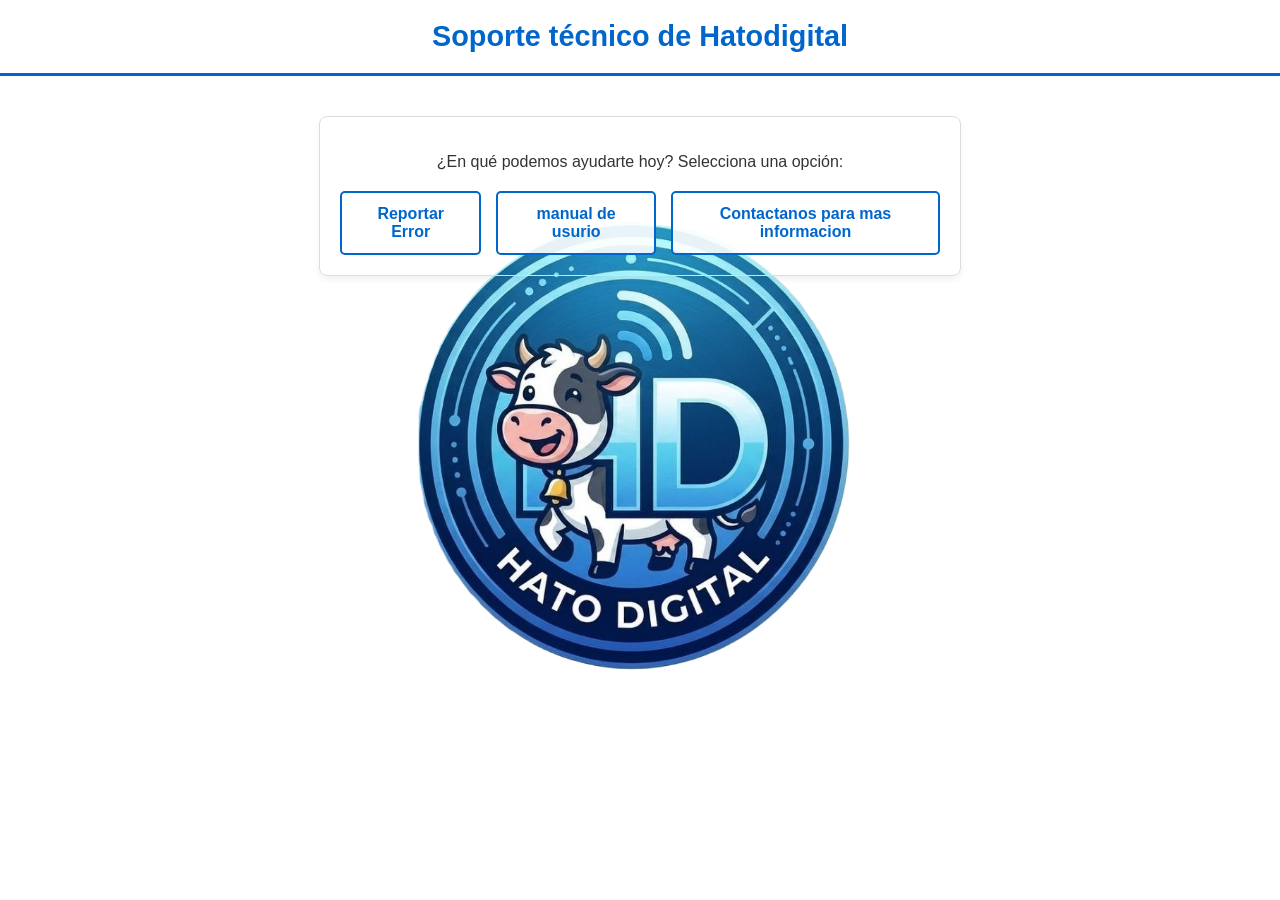
<file: index.html>
<!DOCTYPE html>
<html lang="es">
<head>
    <link rel="icon" href="logo3.png">
</head>
<head>
    <meta charset="UTF-8">
    <meta name="viewport" content="width=device-width, initial-scale=1.0">
    <title>Soporte técnico de Hatodigital</title>
    <link rel="stylesheet" href="style.css">
    
    <style>
        :root {
            --primary-blue: #0066cc;
            --light-blue: #e6f0fa;
            --dark-gray: #333333;
            --border-color: #dddddd;
        }

        body {
            font-family: 'Segoe UI', Tahoma, Geneva, Verdana, sans-serif;
            background-color: #ffffff;
            color: var(--dark-gray);
            margin: 0;
            padding: 0;
            display: flex;
            flex-direction: column;
            align-items: center;
            min-height: 100vh;
        }

        header {
            width: 100%;
            text-align: center;
            padding: 20px 0;
            border-bottom: 3px solid var(--primary-blue);
            background-color: #ffffff;
        }

        h1 {
            margin: 0;
            color: var(--primary-blue);
            font-size: 1.8rem;
        }

        .container {
            max-width: 600px;
            width: 90%;
            margin-top: 40px;
            padding: 20px;
            border: 1px solid var(--border-color);
            border-radius: 8px;
            box-shadow: 0 4px 6px rgba(0,0,0,0.05);
        }

        .section {
            display: none;
        }

        .active {
            display: block;
        }

        .btn-group {
            display: flex;
            gap: 15px;
            justify-content: center;
            margin-top: 20px;
        }

        button, .btn-link {
            background-color: #ffffffe4;
            color: var(--primary-blue);
            border: 2px solid var(--primary-blue);
            padding: 12px 24px;
            font-size: 1rem;
            font-weight: bold;
            border-radius: 5px;
            cursor: pointer;
            transition: all 0.3s ease;
            text-decoration: none;
            display: inline-block;
            text-align: center;
        }

        button:hover, .btn-link:hover {
            background-color: var(--primary-blue);
            color: #ffffff;
        }

        .btn-secondary {
            border-color: #666;
            color: #666;
            margin-top: 15px;
        }

        .btn-secondary:hover {
            background-color: #666;
            color: #fff;
        }

        textarea {
            width: 100%;
            height: 120px;
            padding: 10px;
            border: 2px solid var(--primary-blue);
            border-radius: 5px;
            resize: vertical;
            box-sizing: border-box;
            margin-bottom: 15px;
            font-family: inherit;
        }

        .card-panel {
            border-left: 4px solid var(--primary-blue);
            background-color: var(--light-blue);
            padding: 15px;
            margin-top: 15px;
            border-radius: 0 5px 5px 0;
        }

        .hidden-panel {
            background-color: #f9f9f9;
            border: 1px dashed red;
            padding: 15px;
            margin-top: 20px;
            border-radius: 5px;
        }
    </style>
</head>
<body>

    <header>
        <h1>Soporte técnico de Hatodigital</h1>
    </header>

    <div class="container">
        
        <div id="menu-principal" class="section active">
            <p style="text-align: center;">¿En qué podemos ayudarte hoy? Selecciona una opción:</p>
            <div class="btn-group">
                <button onclick="navegar('seccion-error')">Reportar Error</button>
                <button onclick="navegar('seccion-ayuda')">manual de usurio</button>
                <button onclick="navegar('seccion-contacto')">Contactanos para mas informacion</button>
            </div>
        </div>

        <div id="seccion-error" class="section">
            <h2>Reportar un Error</h2>
            <p>Describe el problema detalladamente para que podamos solucionarlo:</p>
            <form id="form-error" onsubmit="enviarError(event)">
                <textarea id="descripcion-error" placeholder="Ej: La app no hace nada al pisar el boton (****)..." required></textarea>
                <div class="btn-group">
                    <button type="submit">Enviar Reporte</button>
                    <button type="button" class="btn-secondary" onclick="navegar('menu-principal')">Volver</button>
                </div>
            </form>
        </div>

        <div id="seccion-admin" class="section">
            <h2>Panel de Desarrolladores (Tú y tu compañero)</h2>
            <p><strong>Estado:</strong> Reporte recibido con éxito en la base de datos simulada.</p>
            <div class="hidden-panel">
                <h4>Último reporte entrante:</h4>
                <p id="log-error" style="font-style: italic; color: #d32f2f;"></p>
            </div>
            <button class="btn-secondary" onclick="navegar('menu-principal')">Volver al Inicio</button>
        </div>

        <div id="seccion-ayuda" class="section">
            <h2>Centro de Ayuda</h2>
            <p>Selecciona cómo deseas consultar el manual de usuario:</p>
            <div class="btn-group" style="flex-direction: column;">
                <a href="Manual de Usuario.pdf" download="Manual_Hatodigital.pdf" class="btn-link">Descargar Manual (PDF)</a>
                
                <button onclick="navegar('seccion-lectura')">Leer acá en la Web</button>
                
                <button class="btn-secondary" onclick="navegar('menu-principal')">Volver</button>
            </div>
        </div>

        <div id="seccion-lectura" class="section">
            <h2>Manual de Usuario - Lectura en Línea</h2>
            
            <iframe src="manualusurio.html" style="width: 100%; height: 60vh; border: 2px solid var(--primary-blue); border-radius: 5px; box-sizing: border-box; background-color: #ffffff;"></iframe>
            
            <button class="btn-secondary" style="margin-top: 15px;" onclick="navegar('seccion-ayuda')">Volver a Ayuda</button>
        </div>

        <div id="seccion-contacto" class="section">
    <h2>Contactos y Comunidad</h2>
    <div class="card-panel">
        <p style="margin-top: 0; font-weight: bold;">Únete a nuestros canales oficiales de Hatodigital para recibir soporte en tiempo real:</p>
        
        <div class="btn-group" style="flex-direction: column; gap: 12px; margin-top: 15px;">
            <a href="https://chat.whatsapp.com/J4WKsFtghCb3lqEnSKDJHx" target="_blank" class="btn-link" style="border-color: #25D366; color: #25D366;">
                Unirse al WhatsApp Oficial
            </a>
            
            <a href="https://discord.gg/K4GCZ94K" target="_blank" class="btn-link" style="border-color: #5865F2; color: #5865F2;">
                Unirse al Servidor de Discord
            </a>
        </div>

        <h3 style="margin-top: 25px;">¿Tienes problemas con la pantalla?</h3>
        <p>Si la pantalla se queda en blanco, verifica tu conexión a internet e intenta recargar la aplicación.</p>
    </div>
    
        <button class="btn-secondary" onclick="navegar('menu-principal')">Volver al Inicio</button>
    </div>

    </div>

    <script>
        // Función simple para cambiar entre secciones
        function navegar(idSeccion) {
            // Ocultar todas las secciones
            document.querySelectorAll('.section').forEach(seccion => {
                seccion.classList.remove('active');
            });
            // Mostrar la sección seleccionada
            document.getElementById(idSeccion).classList.add('active');
        }

        function enviarError(event) {
            event.preventDefault(); // Detiene por completo la redirección a Formspree

            const textoError = document.getElementById('descripcion-error').value;

            // Pega aquí TU enlace real de Formspree dentro de las comillas
            const urlFormspree = "https://formspree.io/f/xkoedjdj"; 

            // Creamos el JSON que Formspree exige
            const datosJSON = {
                descripcion: textoError
            };

            // Petición limpia por Fetch
            fetch(urlFormspree, {
                method: 'POST',
                body: JSON.stringify(datosJSON),
                headers: {
                    'Content-Type': 'application/json',
                    'Accept': 'application/json'
                }
            })
            .then(response => {
                if (response.ok) {
                    // Muestra el texto del error en tu panel interno
                    document.getElementById('log-error').innerText = '"' + textoError + '"';
                    document.getElementById('form-error').reset();
                    navegar('seccion-admin'); // Te lleva a tu interfaz de éxito
                } else {
                    alert("Hubo un problema con el servidor de Formspree. Revisa tu URL.");
                }
            })
            .catch(error => {
                console.error("Error detectado:", error);
                alert("Error de red o conexión.");
            });
        }
    </script>
</body>
</html>
</file>
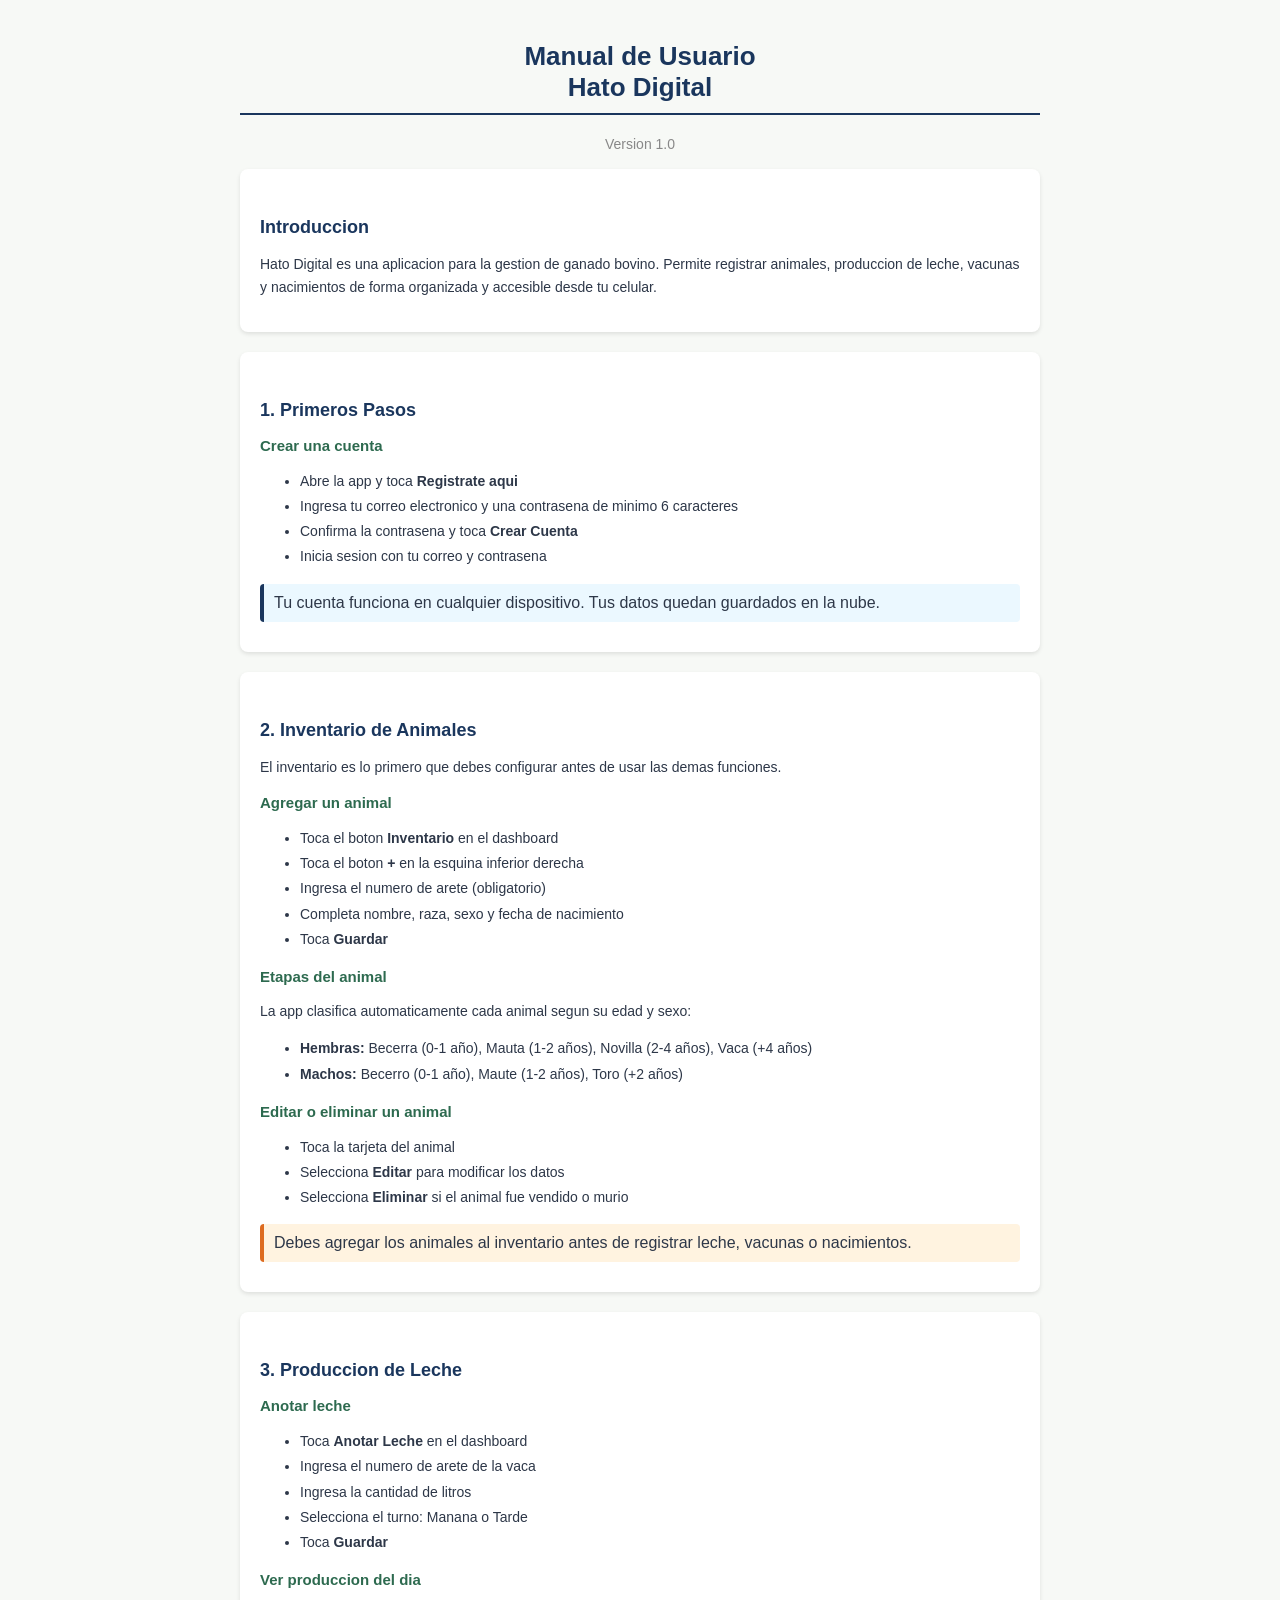
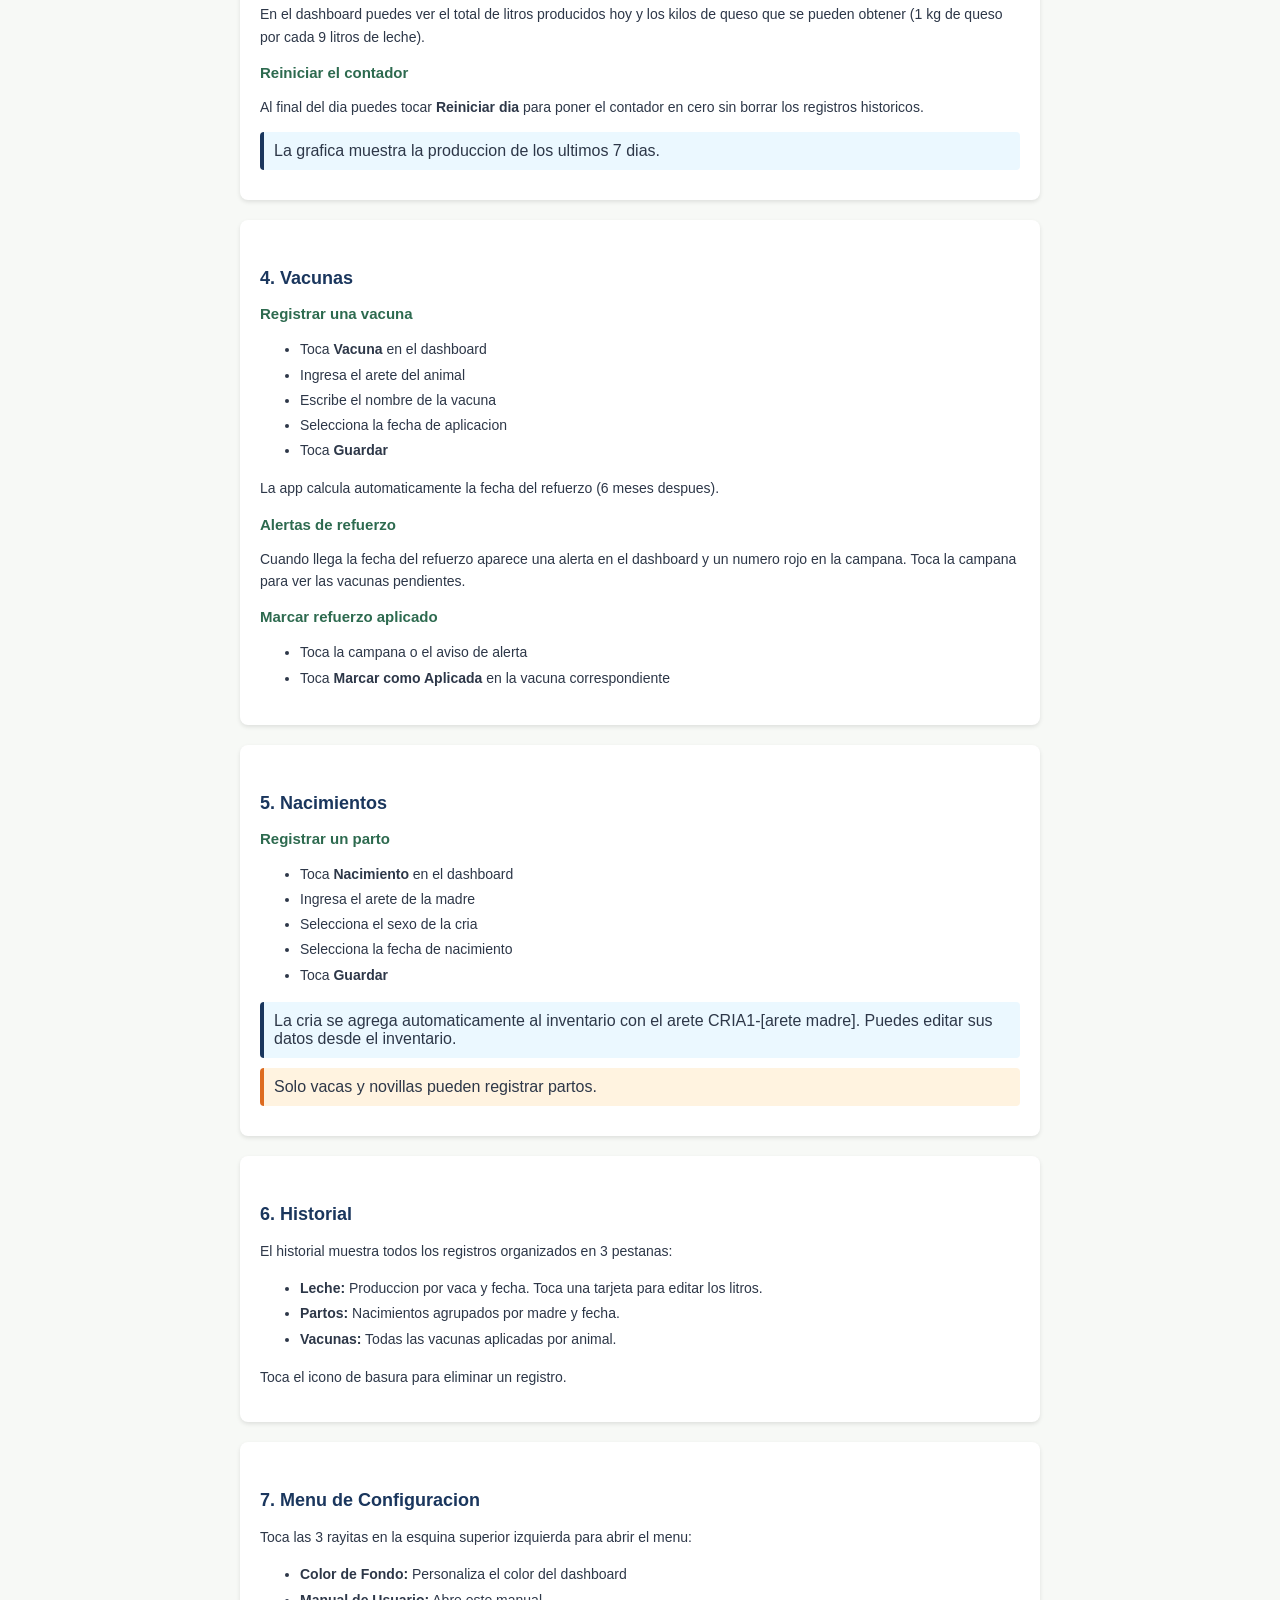
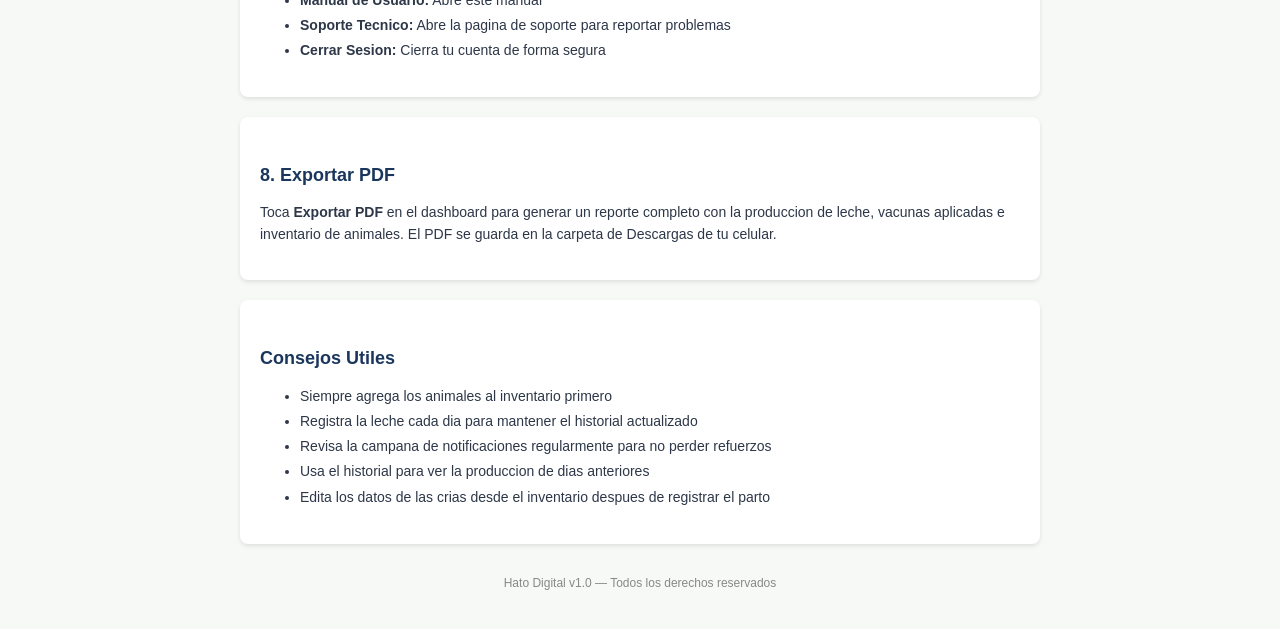
<file: manualusurio.html>
<!DOCTYPE html>
<html lang="es">
<head>
    <meta charset="UTF-8">
    <meta name="viewport" content="width=device-width, initial-scale=1.0">
    <title>Manual de Usuario - Hato Digital</title>
    <style>
        body { font-family: Arial, sans-serif; padding: 24px; color: #2D3748; background: #F7F9F6; max-width: 800px; margin: auto; }
        h1 { color: #1A365D; font-size: 26px; text-align: center; border-bottom: 2px solid #1A365D; padding-bottom: 10px; }
        h2 { color: #1A365D; font-size: 18px; margin-top: 28px; }
        h3 { color: #2D6A4F; font-size: 15px; margin-top: 16px; }
        p { font-size: 14px; line-height: 1.6; }
        ul { font-size: 14px; line-height: 1.8; }
        .tip { background: #EBF8FF; border-left: 4px solid #1A365D; padding: 10px; margin: 10px 0; border-radius: 4px; }
        .warning { background: #FFF3E0; border-left: 4px solid #DD6B20; padding: 10px; margin: 10px 0; border-radius: 4px; }
        .section { background: #FFFFFF; border-radius: 8px; padding: 20px; margin-bottom: 20px; box-shadow: 0 2px 4px rgba(0,0,0,0.1); }
        .footer { text-align: center; color: #888; font-size: 12px; margin-top: 30px; }

        @media print {
            body { background: white; }
            .section { box-shadow: none; border: 1px solid #ddd; }
        }
    </style>
</head>
<body>

    <h1>Manual de Usuario<br>Hato Digital</h1>
    <p style="text-align:center;color:#888;">Version 1.0</p>

    <div class="section">
        <h2>Introduccion</h2>
        <p>Hato Digital es una aplicacion para la gestion de ganado bovino. Permite registrar animales, produccion de leche, vacunas y nacimientos de forma organizada y accesible desde tu celular.</p>
    </div>

    <div class="section">
        <h2>1. Primeros Pasos</h2>
        <h3>Crear una cuenta</h3>
        <ul>
            <li>Abre la app y toca <b>Registrate aqui</b></li>
            <li>Ingresa tu correo electronico y una contrasena de minimo 6 caracteres</li>
            <li>Confirma la contrasena y toca <b>Crear Cuenta</b></li>
            <li>Inicia sesion con tu correo y contrasena</li>
        </ul>
        <div class="tip">Tu cuenta funciona en cualquier dispositivo. Tus datos quedan guardados en la nube.</div>
    </div>

    <div class="section">
        <h2>2. Inventario de Animales</h2>
        <p>El inventario es lo primero que debes configurar antes de usar las demas funciones.</p>
        <h3>Agregar un animal</h3>
        <ul>
            <li>Toca el boton <b>Inventario</b> en el dashboard</li>
            <li>Toca el boton <b>+</b> en la esquina inferior derecha</li>
            <li>Ingresa el numero de arete (obligatorio)</li>
            <li>Completa nombre, raza, sexo y fecha de nacimiento</li>
            <li>Toca <b>Guardar</b></li>
        </ul>
        <h3>Etapas del animal</h3>
        <p>La app clasifica automaticamente cada animal segun su edad y sexo:</p>
        <ul>
            <li><b>Hembras:</b> Becerra (0-1 año), Mauta (1-2 años), Novilla (2-4 años), Vaca (+4 años)</li>
            <li><b>Machos:</b> Becerro (0-1 año), Maute (1-2 años), Toro (+2 años)</li>
        </ul>
        <h3>Editar o eliminar un animal</h3>
        <ul>
            <li>Toca la tarjeta del animal</li>
            <li>Selecciona <b>Editar</b> para modificar los datos</li>
            <li>Selecciona <b>Eliminar</b> si el animal fue vendido o murio</li>
        </ul>
        <div class="warning">Debes agregar los animales al inventario antes de registrar leche, vacunas o nacimientos.</div>
    </div>

    <div class="section">
        <h2>3. Produccion de Leche</h2>
        <h3>Anotar leche</h3>
        <ul>
            <li>Toca <b>Anotar Leche</b> en el dashboard</li>
            <li>Ingresa el numero de arete de la vaca</li>
            <li>Ingresa la cantidad de litros</li>
            <li>Selecciona el turno: Manana o Tarde</li>
            <li>Toca <b>Guardar</b></li>
        </ul>
        <h3>Ver produccion del dia</h3>
        <p>En el dashboard puedes ver el total de litros producidos hoy y los kilos de queso que se pueden obtener (1 kg de queso por cada 9 litros de leche).</p>
        <h3>Reiniciar el contador</h3>
        <p>Al final del dia puedes tocar <b>Reiniciar dia</b> para poner el contador en cero sin borrar los registros historicos.</p>
        <div class="tip">La grafica muestra la produccion de los ultimos 7 dias.</div>
    </div>

    <div class="section">
        <h2>4. Vacunas</h2>
        <h3>Registrar una vacuna</h3>
        <ul>
            <li>Toca <b>Vacuna</b> en el dashboard</li>
            <li>Ingresa el arete del animal</li>
            <li>Escribe el nombre de la vacuna</li>
            <li>Selecciona la fecha de aplicacion</li>
            <li>Toca <b>Guardar</b></li>
        </ul>
        <p>La app calcula automaticamente la fecha del refuerzo (6 meses despues).</p>
        <h3>Alertas de refuerzo</h3>
        <p>Cuando llega la fecha del refuerzo aparece una alerta en el dashboard y un numero rojo en la campana. Toca la campana para ver las vacunas pendientes.</p>
        <h3>Marcar refuerzo aplicado</h3>
        <ul>
            <li>Toca la campana o el aviso de alerta</li>
            <li>Toca <b>Marcar como Aplicada</b> en la vacuna correspondiente</li>
        </ul>
    </div>

    <div class="section">
        <h2>5. Nacimientos</h2>
        <h3>Registrar un parto</h3>
        <ul>
            <li>Toca <b>Nacimiento</b> en el dashboard</li>
            <li>Ingresa el arete de la madre</li>
            <li>Selecciona el sexo de la cria</li>
            <li>Selecciona la fecha de nacimiento</li>
            <li>Toca <b>Guardar</b></li>
        </ul>
        <div class="tip">La cria se agrega automaticamente al inventario con el arete CRIA1-[arete madre]. Puedes editar sus datos desde el inventario.</div>
        <div class="warning">Solo vacas y novillas pueden registrar partos.</div>
    </div>

    <div class="section">
        <h2>6. Historial</h2>
        <p>El historial muestra todos los registros organizados en 3 pestanas:</p>
        <ul>
            <li><b>Leche:</b> Produccion por vaca y fecha. Toca una tarjeta para editar los litros.</li>
            <li><b>Partos:</b> Nacimientos agrupados por madre y fecha.</li>
            <li><b>Vacunas:</b> Todas las vacunas aplicadas por animal.</li>
        </ul>
        <p>Toca el icono de basura para eliminar un registro.</p>
    </div>

    <div class="section">
        <h2>7. Menu de Configuracion</h2>
        <p>Toca las 3 rayitas en la esquina superior izquierda para abrir el menu:</p>
        <ul>
            <li><b>Color de Fondo:</b> Personaliza el color del dashboard</li>
            <li><b>Manual de Usuario:</b> Abre este manual</li>
            <li><b>Soporte Tecnico:</b> Abre la pagina de soporte para reportar problemas</li>
            <li><b>Cerrar Sesion:</b> Cierra tu cuenta de forma segura</li>
        </ul>
    </div>

    <div class="section">
        <h2>8. Exportar PDF</h2>
        <p>Toca <b>Exportar PDF</b> en el dashboard para generar un reporte completo con la produccion de leche, vacunas aplicadas e inventario de animales. El PDF se guarda en la carpeta de Descargas de tu celular.</p>
    </div>

    <div class="section">
        <h2>Consejos Utiles</h2>
        <ul>
            <li>Siempre agrega los animales al inventario primero</li>
            <li>Registra la leche cada dia para mantener el historial actualizado</li>
            <li>Revisa la campana de notificaciones regularmente para no perder refuerzos</li>
            <li>Usa el historial para ver la produccion de dias anteriores</li>
            <li>Edita los datos de las crias desde el inventario despues de registrar el parto</li>
        </ul>
    </div>

    <p class="footer">Hato Digital v1.0 — Todos los derechos reservados</p>

</body>
</html>
</file>
<file: style.css>
body {
    background-image: url("logo3.png");
    background-position: center center;
    background-repeat: no-repeat;
    background-attachment: fixed;
    margin: 0;
    min-height: 100vh;
    
    /* 1. CONFIGURACIÓN PARA COMPUTADORAS (Pantallas grandes) */
    background-size: 50% auto; 
}

/* 2. CONFIGURACIÓN EXCLUSIVA PARA MÓVILES (Pantallas de menos de 768px de ancho) */
@media (max-width: 768px) {
    body {
        /* Usa 'contain' para que el logo se encoja y se vea COMPLETO sin cortarse */
        background-size: contain; 
        
        /* Opcional: si prefieres que cubra más espacio pero sin deformarse, */
        /* puedes cambiar 'contain' por '95% auto' */
    }
}
</file>
